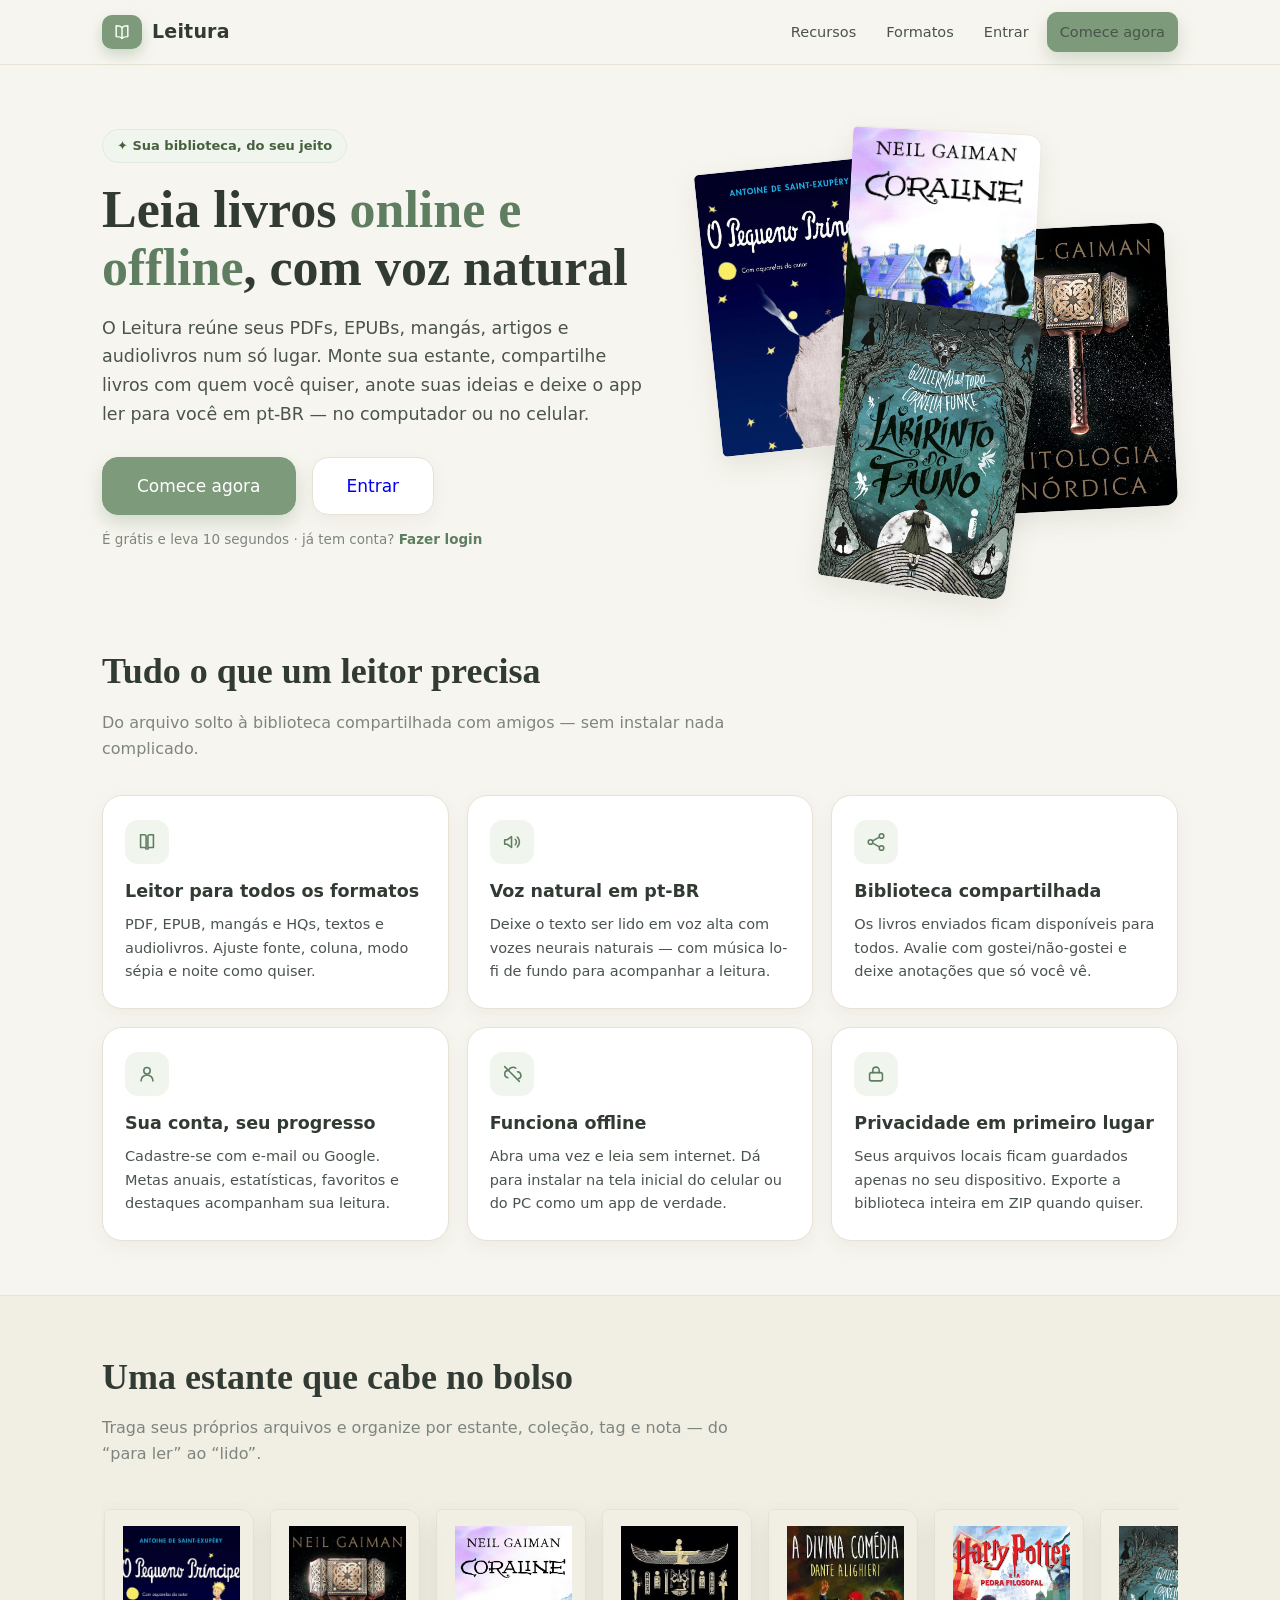
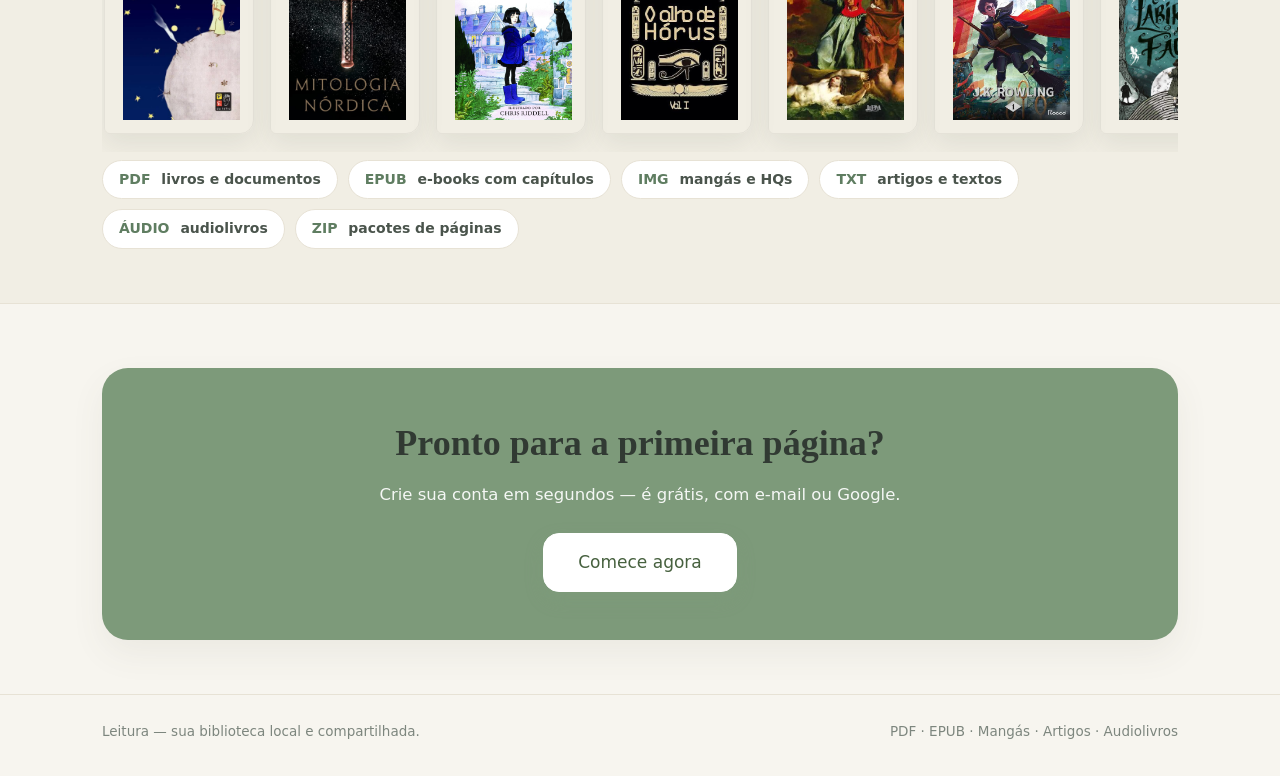
<file: index.html>
<!DOCTYPE html>
<html lang="pt-BR">
<head>
<meta charset="UTF-8">
<meta name="viewport" content="width=device-width, initial-scale=1.0">
<title>Leitura — sua biblioteca de livros online e offline</title>
<link rel="icon" href="data:image/svg+xml,%3Csvg xmlns='http://www.w3.org/2000/svg' viewBox='0 0 100 100'%3E%3Crect width='100' height='100' rx='24' fill='%237d9a7a'/%3E%3Cpath d='M28 32h18a6 6 0 016 6v32a6 6 0 00-6-6H28zM72 32H54a6 6 0 00-6 6v32a6 6 0 016-6h18z' fill='none' stroke='white' stroke-width='5' stroke-linejoin='round'/%3E%3C/svg%3E">
<link rel="manifest" href="manifest.json">
<link rel="apple-touch-icon" href="icon-192.png">
<meta name="theme-color" content="#7d9a7a">
<meta name="description" content="Biblioteca e leitor de livros: PDF, EPUB, mangás, artigos e audiolivros com voz natural, biblioteca compartilhada e tudo offline no seu dispositivo.">
<link rel="stylesheet" href="css/styles.css">
<style>
  /* ---- Landing page: reusa a paleta original do Leitura ---- */
  body.landing { display: block; }

  .lp-wrap { max-width: 1120px; margin: 0 auto; padding: 0 22px; }

  /* Topbar */
  .lp-top {
    position: sticky; top: 0; z-index: 20;
    background: var(--bg);
    border-bottom: 1px solid var(--border);
  }
  .lp-top .lp-wrap { display: flex; align-items: center; gap: 18px; height: 64px; }
  .lp-brand { display: flex; align-items: center; gap: 10px; text-decoration: none; color: var(--text); }
  .lp-brand .brand-mark { width: 34px; height: 34px; border-radius: 10px; background: var(--sage); color: #fff; display: grid; place-items: center; }
  .lp-brand .brand-mark svg { width: 20px; height: 20px; }
  .lp-brand strong { font-size: 19px; letter-spacing: .2px; }
  .lp-nav { margin-left: auto; display: flex; align-items: center; gap: 6px; }
  .lp-nav a { color: var(--text-soft); text-decoration: none; font-size: 14.5px; padding: 8px 12px; border-radius: 10px; }
  .lp-nav a:hover { background: var(--surface-2); color: var(--text); }

  /* Hero */
  .lp-hero { padding: 64px 0 40px; }
  .lp-hero .lp-wrap { display: grid; grid-template-columns: 1.05fr .95fr; gap: 44px; align-items: center; }
  .lp-kicker {
    display: inline-flex; align-items: center; gap: 8px;
    background: var(--sage-50); color: var(--sage-ink);
    border: 1px solid var(--sage-100); border-radius: 999px;
    font-size: 13px; font-weight: 600; padding: 6px 14px; margin-bottom: 18px;
  }
  .lp-hero h1 {
    font-family: var(--display); font-weight: 600;
    font-size: clamp(34px, 5vw, 52px); line-height: 1.12; margin: 0 0 16px;
    color: var(--text);
  }
  .lp-hero h1 em { font-style: normal; color: var(--sage-deep); }
  .lp-lead { font-size: 17.5px; line-height: 1.65; color: var(--text-soft); margin: 0 0 28px; max-width: 34em; }
  .lp-cta-row { display: flex; align-items: center; gap: 16px; flex-wrap: wrap; }
  .lp-btn-lg { padding: 15px 34px; font-size: 17px; border-radius: 16px; text-decoration: none; }
  .lp-note { font-size: 13.5px; color: var(--muted); margin: 14px 0 0; }
  .lp-note a { color: var(--sage-deep); font-weight: 600; text-decoration: none; }
  .lp-note a:hover { text-decoration: underline; }

  /* Capas */
  .capas { position: relative; height: 420px; }
  .capa {
    position: absolute; width: 190px; aspect-ratio: 2 / 3;
    border-radius: 6px 14px 14px 6px; padding: 20px 16px 16px 22px;
    box-shadow: var(--shadow-card); overflow: hidden;
    display: flex; flex-direction: column; justify-content: space-between;
    border: 1px solid rgba(0,0,0,.05);
  }
  .capa::before {
    content: ""; position: absolute; left: 0; top: 0; bottom: 0; width: 9px;
    background: linear-gradient(90deg, rgba(0,0,0,.22), rgba(0,0,0,0));
  }
  .capa .capa-t { font-family: var(--display); font-size: 21px; line-height: 1.2; font-weight: 600; }
  .capa .capa-a { font-size: 12.5px; opacity: .8; letter-spacing: .4px; }
  .capa .capa-selo { font-size: 11px; letter-spacing: 1.4px; text-transform: uppercase; opacity: .65; }
  .capa-1 { transform: rotate(-6deg); left: 4%; top: 34px; z-index: 2; }
  .capa-2 { transform: rotate(3deg); left: 32%; top: 0; z-index: 3; }
  .capa-3 { transform: rotate(8deg); left: 30%; top: 175px; z-index: 4; }
  .capa-4 { transform: rotate(-3deg); left: 60%; top: 96px; z-index: 1; }
  .capa-foto { padding: 0; }
  .capa-foto::before { display: none; }
  .capa-foto img { width: 100%; height: 100%; object-fit: cover; display: block; }

  /* Seções */
  .lp-sec { padding: 54px 0; }
  .lp-sec-head { max-width: 640px; margin-bottom: 34px; }
  .lp-sec-head h2 { font-family: var(--display); font-size: clamp(26px, 3.4vw, 36px); margin: 0 0 10px; color: var(--text); font-weight: 600; }
  .lp-sec-head p { margin: 0; color: var(--muted); font-size: 16px; line-height: 1.6; }

  .lp-grid { display: grid; grid-template-columns: repeat(3, 1fr); gap: 18px; }
  .lp-card {
    background: var(--surface); border: 1px solid var(--border);
    border-radius: var(--r); padding: 24px 22px; box-shadow: var(--shadow-sm);
  }
  .lp-card .lp-ic {
    width: 44px; height: 44px; border-radius: 13px; display: grid; place-items: center;
    background: var(--sage-50); color: var(--sage-deep); margin-bottom: 14px;
  }
  .lp-card .lp-ic svg { width: 22px; height: 22px; }
  .lp-card h3 { margin: 0 0 8px; font-size: 17.5px; color: var(--text); }
  .lp-card p { margin: 0; font-size: 14.5px; line-height: 1.62; color: var(--text-soft); }

  /* Estante */
  .lp-estante { background: var(--surface-2); border-top: 1px solid var(--border); border-bottom: 1px solid var(--border); }
  .lp-shelf {
    display: flex; gap: 16px; overflow-x: auto; padding: 8px 2px 18px;
    scrollbar-width: thin;
  }
  .lp-shelf .capa { position: static; transform: none; flex: 0 0 150px; width: 150px; padding: 16px 13px 13px 18px; }
  .lp-shelf .capa-t { font-size: 17px; }
  .lp-chips { display: flex; flex-wrap: wrap; gap: 10px; margin-top: 8px; }
  .lp-chip {
    background: var(--surface); border: 1px solid var(--border); color: var(--text-soft);
    border-radius: 999px; padding: 8px 16px; font-size: 14px; font-weight: 600;
  }
  .lp-chip b { color: var(--sage-deep); margin-right: 6px; }

  /* CTA final */
  .lp-cta { background: var(--sage); color: #fff; border-radius: 26px; padding: 48px 34px; text-align: center; margin: 10px 0 54px; box-shadow: var(--shadow); }
  .lp-cta h2 { font-family: var(--display); font-size: clamp(26px, 3.4vw, 36px); margin: 0 0 10px; font-weight: 600; }
  .lp-cta p { margin: 0 0 26px; opacity: .92; font-size: 16.5px; }
  .lp-cta .btn { background: #fff; color: var(--sage-ink); border-color: #fff; }
  .lp-cta .btn:hover { background: var(--sage-50); }

  /* Rodapé */
  .lp-foot { border-top: 1px solid var(--border); padding: 26px 0 34px; color: var(--muted); font-size: 13.5px; }
  .lp-foot .lp-wrap { display: flex; justify-content: space-between; gap: 12px; flex-wrap: wrap; }

  @media (max-width: 940px) {
    .lp-hero .lp-wrap { grid-template-columns: 1fr; }
    .capas { height: 340px; max-width: 480px; }
    .lp-grid { grid-template-columns: repeat(2, 1fr); }
  }
  @media (max-width: 640px) {
    .lp-nav a[href="#recursos"] { display: none; }
    .lp-hero { padding-top: 40px; }
    .lp-grid { grid-template-columns: 1fr; }
    .capas { height: 300px; }
    .capa { width: 150px; }
    .capa-1 { left: 0; } .capa-2 { left: 26%; } .capa-3 { left: 24%; top: 150px; } .capa-4 { left: 52%; top: 80px; }
    .lp-cta { border-radius: 20px; padding: 38px 20px; }
  }
</style>
</head>
<body class="landing">

<!-- ================= TOPO ================= -->
<header class="lp-top">
  <div class="lp-wrap">
    <a class="lp-brand" href="./">
      <span class="brand-mark">
        <svg viewBox="0 0 24 24" fill="none" stroke="currentColor" stroke-width="1.7" stroke-linecap="round" stroke-linejoin="round">
          <path d="M12 6.5C10.5 5 8.5 4.5 5 4.5v13c3.5 0 5.5.5 7 2 1.5-1.5 3.5-2 7-2v-13c-3.5 0-5.5.5-7 2z"/><path d="M12 6.5v13"/>
        </svg>
      </span>
      <strong>Leitura</strong>
    </a>
    <nav class="lp-nav">
      <a href="#recursos">Recursos</a>
      <a href="#formatos">Formatos</a>
      <a href="app.html?entrar=1">Entrar</a>
      <a class="btn btn-primary" href="app.html?cadastro=1" style="text-decoration:none">Comece agora</a>
    </nav>
  </div>
</header>

<!-- ================= HERO ================= -->
<section class="lp-hero">
  <div class="lp-wrap">
    <div>
      <span class="lp-kicker">✦ Sua biblioteca, do seu jeito</span>
      <h1>Leia livros <em>online e offline</em>, com voz natural</h1>
      <p class="lp-lead">
        O Leitura reúne seus PDFs, EPUBs, mangás, artigos e audiolivros num só lugar.
        Monte sua estante, compartilhe livros com quem você quiser, anote suas ideias
        e deixe o app ler para você em pt-BR — no computador ou no celular.
      </p>
      <div class="lp-cta-row">
        <a class="btn btn-primary btn-lg lp-btn-lg" href="app.html?cadastro=1">Comece agora</a>
        <a class="btn btn-lg lp-btn-lg" href="app.html">Entrar</a>
      </div>
      <p class="lp-note">É grátis e leva 10 segundos · já tem conta? <a href="app.html?entrar=1">Fazer login</a></p>
    </div>

    <div class="capas" aria-hidden="true">
      <div class="capa capa-1 capa-foto"><img src="img/capas/capa-1.jpg" alt=""></div>
      <div class="capa capa-2 capa-foto"><img src="img/capas/capa-3.jpg" alt=""></div>
      <div class="capa capa-3 capa-foto"><img src="img/capas/capa-7.jpg" alt=""></div>
      <div class="capa capa-4 capa-foto"><img src="img/capas/capa-2.jpg" alt=""></div>
    </div>
  </div>
</section>

<!-- ================= RECURSOS ================= -->
<section class="lp-sec" id="recursos">
  <div class="lp-wrap">
    <div class="lp-sec-head">
      <h2>Tudo o que um leitor precisa</h2>
      <p>Do arquivo solto à biblioteca compartilhada com amigos — sem instalar nada complicado.</p>
    </div>

    <div class="lp-grid">
      <div class="lp-card">
        <span class="lp-ic"><svg viewBox="0 0 24 24" fill="none" stroke="currentColor" stroke-width="1.8" stroke-linecap="round" stroke-linejoin="round"><path d="M5 4h4a2 2 0 0 1 2 2v14a2 2 0 0 0-2-2H5zM19 4h-4a2 2 0 0 0-2 2v14a2 2 0 0 1 2-2h4z"/></svg></span>
        <h3>Leitor para todos os formatos</h3>
        <p>PDF, EPUB, mangás e HQs, textos e audiolivros. Ajuste fonte, coluna, modo sépia e noite como quiser.</p>
      </div>

      <div class="lp-card">
        <span class="lp-ic"><svg viewBox="0 0 24 24" fill="none" stroke="currentColor" stroke-width="1.8" stroke-linecap="round" stroke-linejoin="round"><path d="M4 9.5h3l4.5-3.5v12L7 14.5H4z"/><path d="M15.5 9a4 4 0 0 1 0 6"/><path d="M17.8 6.6a7.5 7.5 0 0 1 0 10.8"/></svg></span>
        <h3>Voz natural em pt-BR</h3>
        <p>Deixe o texto ser lido em voz alta com vozes neurais naturais — com música lo-fi de fundo para acompanhar a leitura.</p>
      </div>

      <div class="lp-card">
        <span class="lp-ic"><svg viewBox="0 0 24 24" fill="none" stroke="currentColor" stroke-width="1.8" stroke-linecap="round" stroke-linejoin="round"><circle cx="18" cy="5.5" r="2.5"/><circle cx="6" cy="12" r="2.5"/><circle cx="18" cy="18.5" r="2.5"/><path d="m8.3 10.8 7.4-4.1M8.3 13.2l7.4 4.1"/></svg></span>
        <h3>Biblioteca compartilhada</h3>
        <p>Os livros enviados ficam disponíveis para todos. Avalie com gostei/não-gostei e deixe anotações que só você vê.</p>
      </div>

      <div class="lp-card">
        <span class="lp-ic"><svg viewBox="0 0 24 24" fill="none" stroke="currentColor" stroke-width="1.8" stroke-linecap="round" stroke-linejoin="round"><circle cx="12" cy="8.5" r="3.5"/><path d="M5.5 19.5a6.5 6.5 0 0 1 13 0"/></svg></span>
        <h3>Sua conta, seu progresso</h3>
        <p>Cadastre-se com e-mail ou Google. Metas anuais, estatísticas, favoritos e destaques acompanham sua leitura.</p>
      </div>

      <div class="lp-card">
        <span class="lp-ic"><svg viewBox="0 0 24 24" fill="none" stroke="currentColor" stroke-width="1.8" stroke-linecap="round" stroke-linejoin="round"><path d="M4 4l16 16"/><path d="M7.5 16a4 4 0 0 1 .6-7.96 5.5 5.5 0 0 1 8.02-2.4"/><path d="M18 9.5a4 4 0 0 1 1.2 7.7"/></svg></span>
        <h3>Funciona offline</h3>
        <p>Abra uma vez e leia sem internet. Dá para instalar na tela inicial do celular ou do PC como um app de verdade.</p>
      </div>

      <div class="lp-card">
        <span class="lp-ic"><svg viewBox="0 0 24 24" fill="none" stroke="currentColor" stroke-width="1.8" stroke-linecap="round" stroke-linejoin="round"><rect x="5" y="10.5" width="14" height="9" rx="2"/><path d="M8.5 10.5V8a3.5 3.5 0 0 1 7 0v2.5"/></svg></span>
        <h3>Privacidade em primeiro lugar</h3>
        <p>Seus arquivos locais ficam guardados apenas no seu dispositivo. Exporte a biblioteca inteira em ZIP quando quiser.</p>
      </div>
    </div>
  </div>
</section>

<!-- ================= FORMATOS + ESTANTE ================= -->
<section class="lp-sec lp-estante" id="formatos">
  <div class="lp-wrap">
    <div class="lp-sec-head">
      <h2>Uma estante que cabe no bolso</h2>
      <p>Traga seus próprios arquivos e organize por estante, coleção, tag e nota — do “para ler” ao “lido”.</p>
    </div>

    <div class="lp-shelf">
      <div class="capa capa-foto"><img src="img/capas/capa-1.jpg" alt="Capa de livro"></div>
      <div class="capa capa-foto"><img src="img/capas/capa-2.jpg" alt="Capa de livro"></div>
      <div class="capa capa-foto"><img src="img/capas/capa-3.jpg" alt="Capa de livro"></div>
      <div class="capa capa-foto"><img src="img/capas/capa-4.jpg" alt="Capa de livro"></div>
      <div class="capa capa-foto"><img src="img/capas/capa-5.jpg" alt="Capa de livro"></div>
      <div class="capa capa-foto"><img src="img/capas/capa-6.jpg" alt="Capa de livro"></div>
      <div class="capa capa-foto"><img src="img/capas/capa-7.jpg" alt="Capa de livro"></div>
    </div>

    <div class="lp-chips">
      <span class="lp-chip"><b>PDF</b> livros e documentos</span>
      <span class="lp-chip"><b>EPUB</b> e-books com capítulos</span>
      <span class="lp-chip"><b>IMG</b> mangás e HQs</span>
      <span class="lp-chip"><b>TXT</b> artigos e textos</span>
      <span class="lp-chip"><b>ÁUDIO</b> audiolivros</span>
      <span class="lp-chip"><b>ZIP</b> pacotes de páginas</span>
    </div>
  </div>
</section>

<!-- ================= CTA FINAL ================= -->
<section class="lp-sec" style="padding-bottom:0">
  <div class="lp-wrap">
    <div class="lp-cta">
      <h2>Pronto para a primeira página?</h2>
      <p>Crie sua conta em segundos — é grátis, com e-mail ou Google.</p>
      <a class="btn btn-primary btn-lg lp-btn-lg" href="app.html?cadastro=1">Comece agora</a>
    </div>
  </div>
</section>

<!-- ================= RODAPÉ ================= -->
<footer class="lp-foot">
  <div class="lp-wrap">
    <span>Leitura — sua biblioteca local e compartilhada.</span>
    <span>PDF · EPUB · Mangás · Artigos · Audiolivros</span>
  </div>
</footer>

<script>
  try {
    if (localStorage.getItem('leitura:tema') === 'dark') document.documentElement.dataset.theme = 'dark';
  } catch (e) {}
  if ('serviceWorker' in navigator) {
    window.addEventListener('load', () => {
      navigator.serviceWorker.register('sw.js').catch(() => {});
    });
  }
</script>
</body>
</html>
</file>
<file: css/styles.css>
/* =========================================================
   Leitura — visual creme / verde sálvia
   ========================================================= */
:root {
  --bg: #f7f5ef;
  --surface: #ffffff;
  --surface-2: #f1eee4;
  --surface-3: #e9e5d8;
  --sidebar: #f0ede3;

  --sage: #7d9a7a;
  --sage-deep: #5f7d61;
  --sage-ink: #47613f;
  --sage-100: #e1ebe0;
  --sage-50: #f0f5ee;

  --beige: #f2ece0;
  --blue-soft: #e5ebf3;
  --lav-soft: #ebe7f2;
  --peach: #f6e9df;

  --text: #313a33;
  --text-soft: #4a544c;
  --muted: #7d867e;
  --border: #e7e2d5;
  --border-soft: #eeebe1;

  --shadow: 0 14px 34px rgba(78, 84, 66, .07);
  --shadow-sm: 0 6px 18px rgba(78, 84, 66, .06);
  --shadow-card: 0 10px 26px rgba(78, 84, 66, .10);

  --r: 20px;
  --r-sm: 14px;

  --font: "Segoe UI", system-ui, -apple-system, Roboto, "Helvetica Neue", Arial, sans-serif;
  --display: Georgia, "Iowan Old Style", "Times New Roman", serif;
}

/* ---------------- Modo noite (tema do app) ---------------- */
html[data-theme="dark"] {
  --bg: #1b1f1c;
  --surface: #232824;
  --surface-2: #2a302b;
  --surface-3: #313833;
  --sidebar: #191d1a;

  --sage-100: #2f3b30;
  --sage-50: #262e27;

  --beige: #2b3028;
  --blue-soft: #26303c;
  --lav-soft: #2c2a34;
  --peach: #342c27;

  --text: #e7ebe5;
  --text-soft: #c7cec6;
  --muted: #99a29a;
  --border: #353c36;
  --border-soft: #2d332e;

  --shadow: 0 14px 34px rgba(0, 0, 0, .38);
  --shadow-sm: 0 6px 18px rgba(0, 0, 0, .32);
  --shadow-card: 0 10px 26px rgba(0, 0, 0, .42);
}
html[data-theme="dark"] .btn-danger { background: #3a2b2a; border-color: #5a3f3d; color: #e0a8a3; }
html[data-theme="dark"] .btn-danger:hover { background: #453130; color: #eebbb6; }
html[data-theme="dark"] .card-fav, html[data-theme="dark"] .card-edit { background: rgba(30, 34, 31, .88); }
html[data-theme="dark"] .cover-edit-img, html[data-theme="dark"] .field input[type="text"] { background: var(--surface-2); }
html[data-theme="dark"] .cover-edit-actions .btn label { color: inherit; }
html[data-theme="dark"] .modal-foot { background: var(--surface-2); }

* { box-sizing: border-box; }

/* O atributo hidden sempre vence (regras author de display quebravam o modal) */
[hidden] { display: none !important; }

html, body {
  margin: 0;
  min-height: 100%;
  background: var(--bg);
  color: var(--text);
  font-family: var(--font);
  font-size: 15px;
  line-height: 1.55;
  -webkit-font-smoothing: antialiased;
}

body { display: flex; min-height: 100vh; }

h1, h2, h3, h4 { margin: 0; font-weight: 600; color: var(--text); }
p { margin: 0; }
button { font: inherit; color: inherit; cursor: pointer; border: none; background: none; }
input, select { font: inherit; color: inherit; }
.muted { color: var(--muted); }

svg { width: 20px; height: 20px; fill: none; stroke: currentColor; stroke-width: 1.7; stroke-linecap: round; stroke-linejoin: round; }
svg.i { width: 17px; height: 17px; }

/* ---------------- Sidebar ---------------- */
.sidebar {
  width: 252px;
  flex: 0 0 252px;
  background: var(--sidebar);
  border-right: 1px solid var(--border);
  padding: 26px 18px 22px;
  display: flex;
  flex-direction: column;
  gap: 26px;
  position: sticky;
  top: 0;
  height: 100vh;
}

.brand { display: flex; align-items: center; gap: 11px; padding: 0 8px; }
.brand-mark {
  width: 40px; height: 40px; flex: 0 0 40px;
  display: grid; place-items: center;
  background: var(--sage);
  color: #fff;
  border-radius: 13px;
  box-shadow: 0 6px 14px rgba(125, 154, 122, .35);
}
.brand-mark svg { width: 22px; height: 22px; }
.brand-text { display: flex; flex-direction: column; line-height: 1.15; }
.brand-text strong { font-family: var(--display); font-size: 21px; letter-spacing: .2px; font-weight: 600; }
.brand-text small { color: var(--muted); font-size: 11.5px; }

.nav { display: flex; flex-direction: column; gap: 4px; }
.nav-item {
  display: flex; align-items: center; gap: 12px;
  padding: 11px 13px;
  border-radius: 12px;
  color: var(--text-soft);
  font-size: 14.5px;
  transition: .16s;
  text-align: left;
}
.nav-item svg { width: 19px; height: 19px; color: var(--muted); transition: .16s; }
.nav-item:hover { background: rgba(255, 255, 255, .75); color: var(--text); }
.nav-item.active { background: var(--sage-100); color: var(--sage-ink); font-weight: 600; }
.nav-item.active svg { color: var(--sage-deep); }

.sidebar-foot { margin-top: auto; display: flex; flex-direction: column; gap: 12px; }
.sidebar-hint { font-size: 11.5px; color: var(--muted); text-align: center; padding: 0 6px; }

/* ---------------- Topbar ---------------- */
.content { flex: 1; min-width: 0; display: flex; flex-direction: column; }

.topbar {
  display: flex; align-items: center; gap: 16px;
  padding: 20px 34px 0;
}

.search {
  display: flex; align-items: center; gap: 10px;
  background: var(--surface);
  border: 1px solid var(--border);
  border-radius: 999px;
  padding: 9px 18px;
  width: min(430px, 100%);
  box-shadow: var(--shadow-sm);
}
.search svg { width: 17px; height: 17px; color: var(--muted); }
.search input { border: none; outline: none; background: none; width: 100%; font-size: 14.5px; }
.search input::placeholder { color: var(--muted); }

.topbar-actions { margin-left: auto; display: flex; gap: 10px; align-items: center; }

/* ---------------- Botões ---------------- */
.btn {
  display: inline-flex; align-items: center; justify-content: center; gap: 8px;
  background: var(--surface);
  border: 1px solid var(--border);
  padding: 9px 16px;
  border-radius: 999px;
  font-size: 14px;
  box-shadow: var(--shadow-sm);
  transition: .16s;
}
.btn:hover { border-color: var(--sage); color: var(--sage-ink); }
.btn-primary {
  background: var(--sage); border-color: var(--sage); color: #fff;
  box-shadow: 0 8px 18px rgba(125, 154, 122, .30);
}
.btn-primary:hover { background: var(--sage-deep); border-color: var(--sage-deep); color: #fff; }
.btn-block { width: 100%; padding: 11px 16px; }
.btn-circle { width: 40px; height: 40px; padding: 0; border-radius: 50%; }
.btn-icon { width: 36px; height: 36px; padding: 0; border-radius: 11px; box-shadow: none; }
.btn-sm { padding: 7px 13px; font-size: 13.5px; border-radius: 999px; }

.link {
  color: var(--sage-deep); font-size: 13.5px; font-weight: 600;
  display: inline-flex; align-items: center; gap: 4px;
}
.link:hover { color: var(--sage-ink); text-decoration: underline; }

.select {
  background: var(--surface);
  border: 1px solid var(--border);
  border-radius: 999px;
  padding: 9px 14px;
  font-size: 14px;
  box-shadow: var(--shadow-sm);
  outline: none;
}

.chip-static {
  background: var(--sage-50); color: var(--sage-ink);
  border: 1px solid var(--sage-100);
  font-size: 12.5px; font-weight: 600;
  padding: 4px 11px; border-radius: 999px;
}

/* ---------------- Views ---------------- */
.views { padding: 8px 34px 48px; }
.view { display: none; animation: fade .25s ease; }
.view.active { display: block; }
@keyframes fade { from { opacity: 0; transform: translateY(6px); } to { opacity: 1; transform: none; } }

.page-head {
  display: flex; align-items: flex-end; justify-content: space-between;
  gap: 18px; flex-wrap: wrap;
  margin: 22px 0 22px;
}
.page-head h1 { font-family: var(--display); font-size: 30px; font-weight: 600; letter-spacing: .2px; }
.page-head-actions { display: flex; gap: 10px; flex-wrap: wrap; }

.section-head {
  display: flex; align-items: center; justify-content: space-between;
  margin: 30px 0 14px;
}
.section-head h2 { font-family: var(--display); font-size: 21px; font-weight: 600; }

/* ---------------- Home ---------------- */
.home-grid {
  display: grid;
  grid-template-columns: minmax(0, 1fr) 340px;
  gap: 30px;
  align-items: start;
}

.greeting { margin: 22px 0 22px; }
.greeting h1 { font-family: var(--display); font-size: 34px; font-weight: 600; letter-spacing: .2px; }
.greeting p { color: var(--muted); margin-top: 5px; font-size: 15px; }

/* Hero — continuar lendo */
.hero {
  display: flex; align-items: center; gap: 26px;
  background: linear-gradient(120deg, var(--sage-50), var(--beige));
  border: 1px solid var(--border-soft);
  border-radius: var(--r);
  padding: 24px 28px;
  box-shadow: var(--shadow-sm);
}
.hero-cover {
  width: 128px; flex: 0 0 128px; aspect-ratio: 2/3;
  border-radius: 5px 11px 11px 5px;
  overflow: hidden;
  background: var(--surface);
  position: relative;
  box-shadow:
    -6px 0 12px -8px rgba(60, 66, 52, .35) inset,
    0 22px 38px -18px rgba(60, 66, 52, .5),
    0 6px 14px -8px rgba(60, 66, 52, .28);
  display: grid; place-items: center;
}
.hero-cover::before {
  content: "";
  position: absolute; z-index: 2; left: 0; top: 0; bottom: 0;
  width: 9px;
  background: linear-gradient(90deg, rgba(60, 66, 52, .26), rgba(60, 66, 52, .07) 60%, rgba(255, 255, 255, .35));
  pointer-events: none;
}
.hero-cover img { width: 100%; height: 100%; object-fit: cover; display: block; }
.hero-body { flex: 1; min-width: 0; }
.hero-label {
  display: block;
  font-size: 11.5px; letter-spacing: 1.4px; text-transform: uppercase;
  color: var(--sage-deep); font-weight: 700;
}
.hero-title { font-family: var(--display); font-size: 25px; margin: 7px 0 3px; font-weight: 600; }
.hero-meta { color: var(--muted); font-size: 13.5px; }
.hero-progress { display: flex; align-items: center; gap: 14px; margin-top: 16px; }
.hero-progress .bar { flex: 1; }
.hero-progress .pct { font-size: 13px; color: var(--sage-ink); font-weight: 600; min-width: 40px; text-align: right; }
.hero-actions { margin-top: 18px; display: flex; gap: 10px; }

.hero-empty { justify-content: space-between; }
.hero-empty .hero-body h2 { font-family: var(--display); font-size: 23px; margin-bottom: 6px; }

.bar {
  height: 7px; border-radius: 999px;
  background: rgba(125, 154, 122, .20);
  overflow: hidden;
}
.bar i { display: block; height: 100%; background: var(--sage); border-radius: 999px; transition: width .4s ease; }

/* Linha "lendo agora" */
.row-cards {
  display: grid;
  grid-auto-flow: column;
  grid-auto-columns: 172px;
  gap: 20px;
  overflow-x: auto;
  padding-bottom: 6px;
  scrollbar-width: thin;
}
.row-cards > .muted { grid-column: auto; }
.row-cards .card { width: 168px; }

/* Estatísticas da biblioteca (4 cartões) */
.stat-grid { display: grid; grid-template-columns: repeat(4, minmax(0, 1fr)); gap: 18px; }
.stat-card {
  display: flex; align-items: center; gap: 14px;
  background: var(--surface);
  border: 1px solid var(--border-soft);
  border-radius: var(--r-sm);
  padding: 18px;
  box-shadow: var(--shadow-sm);
  text-align: left;
  transition: .16s;
}
.stat-card:hover { transform: translateY(-3px); box-shadow: var(--shadow); }
.stat-card .ic {
  width: 42px; height: 42px; flex: 0 0 42px;
  display: grid; place-items: center; border-radius: 12px;
}
.stat-card .ic svg { width: 20px; height: 20px; }
.stat-card .val { display: block; font-size: 23px; font-weight: 650; line-height: 1.1; font-family: var(--display); }
.stat-card .lbl { display: block; font-size: 12.5px; color: var(--muted); margin-top: 2px; }
.ic-beige { background: var(--beige); color: #8a7355; }
.ic-sage  { background: var(--sage-100); color: var(--sage-deep); }
.ic-blue  { background: var(--blue-soft); color: #5c7291; }
.ic-lav   { background: var(--lav-soft); color: #7b6d9c; }

/* Painéis laterais */
.home-side { display: flex; flex-direction: column; gap: 22px; margin-top: 22px; }
.panel {
  background: var(--surface);
  border: 1px solid var(--border-soft);
  border-radius: var(--r);
  padding: 20px;
  box-shadow: var(--shadow-sm);
}
.panel-lg { padding: 24px; margin-bottom: 22px; }
.panel h3 { font-size: 15.5px; font-weight: 650; }
.panel-head { display: flex; align-items: center; justify-content: space-between; gap: 10px; margin-bottom: 16px; }

/* Meta (anel) */
.goal { display: flex; align-items: center; gap: 20px; }
.ring { position: relative; width: 126px; height: 126px; flex: 0 0 126px; }
.ring svg.ring-svg { width: 126px; height: 126px; transform: rotate(-90deg); }
.ring .track { stroke: var(--sage-50); }
.ring .prog { stroke: var(--sage); stroke-linecap: round; transition: stroke-dashoffset .6s ease; }
.ring-center {
  position: absolute; inset: 0;
  display: flex; flex-direction: column; align-items: center; justify-content: center;
}
.ring-center .big { font-family: var(--display); font-size: 25px; font-weight: 600; line-height: 1; }
.ring-center .small { font-size: 11.5px; color: var(--muted); margin-top: 3px; }
.goal-text .gt-title { font-size: 16px; font-weight: 650; }
.goal-text p { font-size: 13.5px; color: var(--muted); margin-top: 6px; }
.goal-lg { justify-content: center; gap: 34px; padding: 12px 0 4px; }
.goal-lg .ring, .goal-lg .ring svg.ring-svg { width: 164px; height: 164px; flex-basis: 164px; }
.goal-lg .ring-center .big { font-size: 33px; }

.goal-form { margin-top: 22px; border-top: 1px dashed var(--border); padding-top: 18px; }
.goal-form label { font-size: 13px; color: var(--muted); display: block; margin-bottom: 8px; }
.goal-form-row { display: flex; gap: 10px; }
.goal-form input {
  width: 110px; padding: 9px 14px;
  border: 1px solid var(--border); border-radius: 12px;
  background: var(--surface-2); outline: none;
}
.goal-form input:focus { border-color: var(--sage); }

/* Gráfico de barras */
.chart {
  display: flex; align-items: flex-end; gap: 10px;
  height: 132px;
}
.chart-tall { height: 200px; }
.chart .col { flex: 1; display: flex; flex-direction: column; align-items: center; gap: 8px; height: 100%; justify-content: flex-end; }
.chart .col .track {
  width: 100%; max-width: 26px; height: 100%;
  background: var(--sage-50);
  border-radius: 8px;
  display: flex; align-items: flex-end; overflow: hidden;
}
.chart .col .fill { width: 100%; background: var(--sage); border-radius: 8px; min-height: 3px; transition: height .5s ease; }
.chart .col .fill.zero { background: var(--sage-100); }
.chart .col .lbl { font-size: 11.5px; color: var(--muted); }

/* Recomendações */
.reco-list, .list { display: flex; flex-direction: column; gap: 6px; }
.reco-item {
  display: flex; align-items: center; gap: 13px;
  padding: 9px; border-radius: 14px;
  text-align: left; transition: .15s; width: 100%;
}
.reco-item:hover { background: var(--sage-50); }
.reco-thumb {
  width: 42px; height: 56px; flex: 0 0 42px;
  border-radius: 3px 7px 7px 3px; overflow: hidden;
  background: var(--surface-2);
  position: relative;
  box-shadow: 0 6px 12px -6px rgba(60, 66, 52, .45), -3px 0 6px -5px rgba(60, 66, 52, .5) inset;
  display: grid; place-items: center;
}
.reco-thumb img { width: 100%; height: 100%; object-fit: cover; }
.reco-body { min-width: 0; flex: 1; }
.reco-body .t {
  display: block;
  font-size: 14px; font-weight: 600;
  white-space: nowrap; overflow: hidden; text-overflow: ellipsis;
}
.reco-body .s { display: block; font-size: 12.5px; color: var(--muted); }

.list-item {
  display: flex; align-items: center; gap: 14px;
  padding: 11px 12px; border-radius: 14px;
  background: var(--surface-2);
  margin-bottom: 8px;
}
.list-item .lico {
  width: 34px; height: 34px; flex: 0 0 34px; border-radius: 10px;
  display: grid; place-items: center; background: var(--sage-100); color: var(--sage-deep);
}
.list-item .lico svg { width: 17px; height: 17px; }
.list-item .li-body { flex: 1; min-width: 0; }
.list-item .li-title { display: block; font-size: 14px; font-weight: 600; white-space: nowrap; overflow: hidden; text-overflow: ellipsis; }
.list-item .li-sub { display: block; font-size: 12.5px; color: var(--muted); }
.list-item .li-val { font-family: var(--display); font-size: 17px; color: var(--sage-ink); }

/* ---------------- Cards de livros ---------------- */
.grid {
  display: grid;
  grid-template-columns: repeat(auto-fill, minmax(158px, 1fr));
  gap: 26px 22px;
}

.card { position: relative; text-align: left; }
.card-cover {
  position: relative;
  aspect-ratio: 2 / 3;
  border-radius: 6px 12px 12px 6px;
  overflow: hidden;
  background: var(--surface-2);
  border: 1px solid var(--border-soft);
  box-shadow:
    0 1px 0 rgba(255, 255, 255, .6) inset,
    -6px 0 12px -8px rgba(60, 66, 52, .35) inset,
    0 16px 30px -14px rgba(60, 66, 52, .38),
    0 4px 10px -6px rgba(60, 66, 52, .25);
  display: grid; place-items: center;
  transition: .2s;
}
.card-cover::before {
  content: "";
  position: absolute; z-index: 2; left: 0; top: 0; bottom: 0;
  width: 9px;
  background: linear-gradient(90deg, rgba(60, 66, 52, .26), rgba(60, 66, 52, .07) 60%, rgba(255, 255, 255, .35));
  pointer-events: none;
}
.card:hover .card-cover { transform: translateY(-6px) rotate(-.4deg); box-shadow: 0 26px 42px -16px rgba(60, 66, 52, .45), 0 6px 14px -8px rgba(60, 66, 52, .3); }
.card-cover img.cover { width: 100%; height: 100%; object-fit: cover; display: block; position: relative; z-index: 1; }

.card-ph {
  display: flex; flex-direction: column; align-items: center; gap: 6px;
  color: var(--muted); text-align: center; padding: 12px;
}
.card-ph .ph-title { font-family: var(--display); font-size: 30px; color: var(--sage-deep); font-weight: 600; }
.card-ph .ph-sub { font-size: 10.5px; letter-spacing: 1px; text-transform: uppercase; }

.card-badge {
  position: absolute; z-index: 2; top: 9px; left: 9px;
  background: rgba(35, 42, 36, .78); color: #fff;
  font-size: 9.5px; letter-spacing: .7px; text-transform: uppercase; font-weight: 700;
  padding: 4px 8px; border-radius: 7px;
  backdrop-filter: blur(3px);
}
.card-fav {
  position: absolute; z-index: 3; top: 7px; right: 7px;
  width: 30px; height: 30px; border-radius: 50%;
  display: grid; place-items: center;
  background: rgba(255, 255, 255, .86);
  color: var(--muted);
  box-shadow: var(--shadow-sm);
  opacity: 0; transition: .16s;
}
.card:hover .card-fav, .card-fav.on { opacity: 1; }
.card-fav svg { width: 16px; height: 16px; }
.card-fav.on { color: #c8736f; }
.card-fav.on svg { fill: currentColor; stroke: currentColor; }

.card-bar {
  position: absolute; z-index: 2; left: 0; right: 0; bottom: 0;
  height: 5px; background: rgba(49, 58, 51, .28);
}
.card-bar i { display: block; height: 100%; background: var(--sage); }

.card-title {
  font-size: 14px; font-weight: 600; margin-top: 12px;
  line-height: 1.35;
  display: -webkit-box; -webkit-line-clamp: 2; -webkit-box-orient: vertical;
  overflow: hidden;
}
.card-foot { display: flex; align-items: center; justify-content: space-between; gap: 8px; margin-top: 3px; }
.card-sub { font-size: 12.5px; color: var(--muted); }
.card-remove {
  font-size: 12px; color: var(--muted);
  opacity: 0; transition: .15s; padding: 2px 4px; border-radius: 6px;
}
.card:hover .card-remove { opacity: 1; }
.card-remove:hover { color: #b4655f; background: #f7e7e5; }

/* Cards horizontais (lendo agora) */
.row-cards .card-title { font-size: 13.5px; }

/* ---------------- Dropzone / DnD ---------------- */
.dropzone {
  border: 1.5px dashed var(--border);
  background: var(--surface);
  border-radius: var(--r);
  padding: 30px 24px;
  text-align: center;
  transition: .18s;
  box-shadow: var(--shadow-sm);
  margin-bottom: 22px;
}
.dropzone.drag { border-color: var(--sage); background: var(--sage-50); }
.dropzone-inner { display: flex; flex-direction: column; align-items: center; gap: 6px; }
.dropzone-icon {
  width: 52px; height: 52px; border-radius: 16px;
  display: grid; place-items: center;
  background: var(--sage-100); color: var(--sage-deep);
  margin-bottom: 6px;
}
.dropzone-icon svg { width: 24px; height: 24px; }
.dropzone .btn { margin-top: 8px; }

/* ---------------- View Adicionar ---------------- */
.add-grid {
  display: grid;
  grid-template-columns: minmax(0, 1fr) 320px;
  gap: 22px;
  align-items: start;
}
.dropzone-lg {
  min-height: 340px;
  margin-bottom: 0;
  display: grid;
  place-items: center;
  cursor: pointer;
}
.dropzone-lg .dropzone-inner { gap: 8px; }
.dropzone-lg .dropzone-icon { width: 64px; height: 64px; border-radius: 20px; }
.dropzone-lg .dropzone-icon svg { width: 30px; height: 30px; }
.dropzone-lg p strong { font-family: var(--display); font-size: 21px; font-weight: 600; }
.dropzone-or { font-size: 13px; margin-top: 4px; }
.add-side { display: flex; flex-direction: column; gap: 18px; }
.format-list, .tips-list {
  list-style: none;
  display: flex;
  flex-direction: column;
  gap: 12px;
  font-size: 14px;
  color: var(--muted);
}
.format-list li { display: flex; align-items: center; gap: 10px; }
.fmt {
  flex: 0 0 auto;
  min-width: 52px;
  text-align: center;
  font-size: 11px;
  font-weight: 700;
  letter-spacing: .6px;
  padding: 4px 7px;
  border-radius: 8px;
  background: var(--sage-100);
  color: var(--sage-deep);
}
.tips-list li { padding-left: 16px; position: relative; line-height: 1.5; }
.tips-list li::before {
  content: '';
  position: absolute; left: 0; top: 8px;
  width: 6px; height: 6px; border-radius: 50%;
  background: var(--sage);
}
#addCount { margin-top: 16px; font-size: 13px; }

.drop-overlay {
  position: fixed; inset: 0; z-index: 90;
  background: color-mix(in srgb, var(--bg) 92%, transparent);
  backdrop-filter: blur(4px);
  display: none;
  place-items: center;
}
.drop-overlay.show { display: grid; }
.drop-overlay-inner {
  border: 2px dashed var(--sage);
  background: var(--surface);
  border-radius: 26px;
  padding: 46px 70px;
  text-align: center;
  color: var(--sage-ink);
  box-shadow: var(--shadow);
}
.drop-overlay-inner svg { width: 44px; height: 44px; stroke-width: 1.5; }
.drop-overlay-inner p { margin-top: 14px; font-size: 17px; font-weight: 600; }

.chips { display: flex; gap: 9px; flex-wrap: wrap; margin-bottom: 24px; }
.chip {
  background: var(--surface);
  border: 1px solid var(--border);
  padding: 8px 15px;
  border-radius: 999px;
  font-size: 13.5px;
  color: var(--text-soft);
  transition: .15s;
}
.chip:hover { border-color: var(--sage); color: var(--sage-ink); }
.chip.active { background: var(--sage); border-color: var(--sage); color: #fff; font-weight: 600; }

/* Estantes / tags / notas */
.shelf-row { display: flex; align-items: center; gap: 12px; flex-wrap: wrap; margin: -10px 0 24px; }
.shelf-row .chips { margin-bottom: 0; }
.chips-shelf .chip { padding: 6px 13px; font-size: 13px; }
.select-sm { padding: 7px 13px; font-size: 13.5px; box-shadow: none; }
.card-stars { color: var(--sage-deep); font-size: 12px; letter-spacing: 1px; }
.card-stars .off { color: var(--border); }
.card-author { font-size: 12px; color: var(--muted); margin-top: 2px; overflow: hidden; text-overflow: ellipsis; white-space: nowrap; }
.card-edit {
  position: absolute; z-index: 3; top: 7px; right: 43px;
  width: 30px; height: 30px; border-radius: 50%;
  display: grid; place-items: center;
  background: rgba(255, 255, 255, .86);
  color: var(--muted);
  box-shadow: var(--shadow-sm);
  opacity: 0; transition: .16s;
}
.card:hover .card-edit { opacity: 1; }
.card-edit svg { width: 15px; height: 15px; }
.tag-dot { display: inline-block; width: 6px; height: 6px; border-radius: 50%; background: var(--sage); margin-right: 4px; vertical-align: middle; }

/* Modal editar item */
.modal-backdrop {
  position: fixed; inset: 0; z-index: 95;
  background: rgba(35, 42, 36, .45);
  backdrop-filter: blur(3px);
  display: grid; place-items: center;
  padding: 24px;
  animation: fade .18s ease;
}
.modal {
  background: var(--surface);
  border: 1px solid var(--border);
  border-radius: 20px;
  width: min(560px, 100%);
  max-height: min(88vh, 780px);
  display: flex; flex-direction: column;
  box-shadow: 0 24px 60px rgba(35, 42, 36, .28);
  overflow: hidden;
}
.modal-head {
  display: flex; align-items: center; justify-content: space-between;
  padding: 18px 22px; border-bottom: 1px solid var(--border);
}
.modal-head h2 { font-family: var(--display); font-size: 20px; font-weight: 600; }
.modal-body { padding: 20px 22px; overflow-y: auto; display: flex; flex-direction: column; gap: 16px; }
.modal-foot {
  display: flex; align-items: center; justify-content: space-between; gap: 10px;
  padding: 14px 22px; border-top: 1px solid var(--border);
  background: var(--bg);
}
.modal-foot-right { display: flex; gap: 10px; }
.btn-danger { color: #b4655f; border-color: #e8cbc8; background: #fbf1f0; box-shadow: none; }
.btn-danger:hover { background: #f7e7e5; border-color: #d9a19c; color: #a1554f; }
.field { display: flex; flex-direction: column; gap: 8px; font-size: 14px; }
.field > span { font-size: 12.5px; font-weight: 700; letter-spacing: .4px; text-transform: uppercase; color: var(--muted); }
.field input[type="text"] {
  background: var(--bg); border: 1px solid var(--border);
  border-radius: 12px; padding: 10px 13px; font-size: 14.5px; outline: none;
}
.field input[type="text"]:focus { border-color: var(--sage); }
.field-row { display: flex; gap: 8px; }
.field-row input { flex: 1; min-width: 0; }
.chip-row { display: flex; flex-wrap: wrap; gap: 8px; }
.chip-mini {
  background: var(--bg); border: 1px solid var(--border);
  padding: 5px 12px; border-radius: 999px; font-size: 13px; color: var(--text-soft);
  transition: .15s;
}
.chip-mini:hover { border-color: var(--sage); color: var(--sage-ink); }
.chip-mini.active { background: var(--sage-100); border-color: var(--sage); color: var(--sage-ink); font-weight: 600; }
.stars { display: flex; gap: 5px; }
.star-btn {
  font-size: 24px; line-height: 1; color: var(--border);
  transition: .12s; padding: 2px;
}
.star-btn:hover, .star-btn.on { color: var(--sage-deep); }
.cover-edit { display: flex; gap: 14px; align-items: flex-start; }
.cover-edit-img {
  width: 96px; height: 132px; object-fit: cover;
  border-radius: 8px; border: 1px solid var(--border);
  background: var(--bg);
  box-shadow: var(--shadow-sm);
}
.cover-edit-actions { display: flex; flex-direction: column; gap: 8px; align-items: flex-start; }
.cover-edit-actions .btn { cursor: pointer; }

.empty { text-align: center; padding: 60px 20px; color: var(--text); }
.empty p { margin: 6px 0; }
.empty .btn { margin-top: 16px; }

/* KPIs */
.kpi-grid { display: grid; grid-template-columns: repeat(4, minmax(0, 1fr)); gap: 18px; margin-bottom: 24px; }
.kpi {
  background: var(--surface);
  border: 1px solid var(--border-soft);
  border-radius: var(--r-sm);
  padding: 20px;
  box-shadow: var(--shadow-sm);
}
.kpi .lbl { font-size: 12.5px; color: var(--muted); display: flex; align-items: center; gap: 7px; }
.kpi .lbl svg { width: 16px; height: 16px; color: var(--sage-deep); }
.kpi .val { font-family: var(--display); font-size: 30px; margin-top: 8px; line-height: 1; }
.kpi .hint { font-size: 12.5px; color: var(--muted); margin-top: 7px; }

.stats-grid { display: grid; grid-template-columns: minmax(0, 1.35fr) minmax(0, 1fr); gap: 22px; }
.metas-grid { display: grid; grid-template-columns: minmax(0, 1fr) minmax(0, 1fr); gap: 22px; }

/* =========================================================
   Leitor
   ========================================================= */
#readerView {
  position: fixed; inset: 0; z-index: 80;
  display: flex; flex-direction: column;
  background: var(--r-bg, var(--bg));
  color: var(--r-ink, var(--text));
}
#readerView[hidden] { display: none; }

#readerView[data-mode="light"] { --r-bg: #f7f4ea; --r-ink: #383e38; --r-canvas: #eeebe1; --r-paper: #fffdf7; --r-line: #e7e2d5; }
#readerView[data-mode="sepia"]  { --r-bg: #f4ead8; --r-ink: #453a2d; --r-canvas: #e8dcc4; --r-paper: #faf2e3; --r-line: #e2d4b8; }
#readerView[data-mode="night"]  { --r-bg: #191b1a; --r-ink: #d5d9d4; --r-canvas: #101110; --r-paper: #1f2220; --r-line: #2c302d; }

/* Barra de progresso fina e discreta */
.reader-progress {
  position: absolute; top: 0; left: 0; right: 0; height: 2px;
  z-index: 7; pointer-events: none;
}
.reader-progress span {
  display: block; height: 100%; width: 0%;
  background: linear-gradient(90deg, var(--sage), var(--sage-deep));
  transition: width .5s cubic-bezier(.3, .7, .3, 1);
}

/* Calma: barras recolhem sozinhas durante a leitura */
.reader-bar, .reader-footer { transition: opacity .55s ease, transform .55s ease; }
#readerView.chrome-hidden .reader-bar { opacity: 0; transform: translateY(-10px); pointer-events: none; }
#readerView.chrome-hidden .reader-footer { opacity: 0; transform: translateY(10px); pointer-events: none; }

/* Transição suave de página */
@keyframes pageIn { from { opacity: 0; transform: translateY(8px); } to { opacity: 1; transform: none; } }
.reader-body.page-turn { animation: pageIn .32s cubic-bezier(.2, .7, .3, 1) both; }
@media (prefers-reduced-motion: reduce) { .reader-body.page-turn { animation: none; } }

#readerView ::selection { background: color-mix(in srgb, var(--sage) 34%, transparent); }

.reader-bar {
  display: flex; align-items: center; gap: 12px;
  padding: 10px 16px;
  background: color-mix(in srgb, var(--r-paper) 92%, transparent);
  border-bottom: 1px solid var(--r-line, var(--border));
  z-index: 5;
}
.reader-title {
  font-family: var(--display); font-size: 16px; font-weight: 600;
  white-space: nowrap; overflow: hidden; text-overflow: ellipsis;
  flex: 1;
}
.reader-controls { display: flex; align-items: center; gap: 8px; flex-wrap: wrap; justify-content: flex-end; }
.reader-tools { display: flex; align-items: center; gap: 8px; }
.reader-tools .aa { font-family: var(--display); font-size: 16px; font-weight: 600; }
#btnNotes.has-note { color: var(--sage-ink); border-color: var(--sage); background: var(--sage-50); }

/* Ajustes de tipografia */
.type-pop {
  position: absolute; z-index: 12; right: 16px; top: 58px;
  width: 292px;
  background: var(--r-paper, var(--surface));
  color: var(--r-ink, var(--text));
  border: 1px solid var(--r-line, var(--border));
  border-radius: 16px;
  padding: 16px;
  box-shadow: 0 20px 44px rgba(60, 66, 52, .22);
  display: flex; flex-direction: column; gap: 15px;
}
.type-pop[hidden] { display: none; }
.type-row { display: flex; align-items: center; justify-content: space-between; gap: 12px; }
.type-row-voz { gap: 8px; }
.type-row-voz .select-sm { max-width: 168px; padding: 6px 9px; font-size: 12.5px; }
/* PDF: só interessa a voz (fonte/coluna não alteram o PDF renderizado) */
#typePanel[data-tipo="pdf"] .type-row-html { display: none; }
.type-slider { margin-top: 10px; }
.slider-head {
  display: flex; justify-content: space-between; align-items: baseline;
  font-size: 12.5px; color: var(--muted); margin-bottom: 2px;
}
.slider-val { font-weight: 600; color: var(--text-soft); font-variant-numeric: tabular-nums; }
.type-slider input[type="range"] {
  -webkit-appearance: none; appearance: none;
  width: 100%; height: 18px; cursor: pointer; background: transparent; display: block;
}
.type-slider input[type="range"]::-webkit-slider-runnable-track {
  height: 6px; border-radius: 99px;
  background: linear-gradient(to right, var(--sage) 0 var(--fill, 50%), var(--surface-3) var(--fill, 50%) 100%);
}
.type-slider input[type="range"]::-webkit-slider-thumb {
  -webkit-appearance: none; appearance: none;
  width: 16px; height: 16px; border-radius: 50%; margin-top: -5px;
  background: #fff; border: 2px solid var(--sage);
  box-shadow: 0 1px 3px rgba(0, 0, 0, .22);
}
.type-slider input[type="range"]::-moz-range-track {
  height: 6px; border-radius: 99px; background: var(--surface-3);
}
.type-slider input[type="range"]::-moz-range-progress {
  height: 6px; border-radius: 99px; background: var(--sage);
}
.type-slider input[type="range"]::-moz-range-thumb {
  width: 13px; height: 13px; border-radius: 50%;
  background: #fff; border: 2px solid var(--sage);
}
html[data-theme="dark"] .type-slider input[type="range"]::-webkit-slider-thumb {
  background: var(--r-paper, #2a2d2a); border-color: var(--sage);
}
.type-label { font-size: 13px; color: var(--muted); }
.type-ctrl { display: flex; align-items: center; gap: 8px; }
.type-val { min-width: 26px; text-align: center; font-size: 13.5px; font-weight: 650; }
.seg { display: inline-flex; background: color-mix(in srgb, var(--r-ink) 7%, transparent); border-radius: 999px; padding: 3px; gap: 3px; }
.seg button {
  font-size: 12.5px; padding: 5px 11px; border-radius: 999px;
  color: inherit; opacity: .75;
}
.seg button.active { background: var(--sage); color: #fff; opacity: 1; font-weight: 600; }

/* Interruptor (Modo soneca) */
.switch { position: relative; display: inline-block; width: 40px; height: 22px; flex: none; }
.switch input { position: absolute; inset: 0; width: 100%; height: 100%; margin: 0; opacity: 0; cursor: pointer; z-index: 1; }
.switch-ui {
  position: absolute; inset: 0; border-radius: 999px;
  background: color-mix(in srgb, var(--r-ink) 15%, transparent);
  transition: background .2s;
  pointer-events: none;
}
.switch-ui::after {
  content: ''; position: absolute; top: 3px; left: 3px;
  width: 16px; height: 16px; border-radius: 50%;
  background: #fff; box-shadow: 0 1px 2px rgba(0, 0, 0, .3);
  transition: transform .2s;
}
.switch input:checked + .switch-ui { background: var(--sage); }
.switch input:checked + .switch-ui::after { transform: translateX(18px); }
.switch input:focus-visible + .switch-ui { outline: 2px solid var(--sage); outline-offset: 2px; }

/* Painel de anotações */
.notes-panel {
  position: absolute; z-index: 11; right: 0; top: 57px; bottom: 34px;
  width: 340px;
  background: var(--r-paper, var(--surface));
  color: var(--r-ink, var(--text));
  border-left: 1px solid var(--r-line, var(--border));
  box-shadow: -18px 0 40px -24px rgba(60, 66, 52, .5);
  padding: 16px;
  display: flex; flex-direction: column; gap: 12px;
}
.notes-panel[hidden] { display: none; }
.notes-head { display: flex; align-items: flex-start; justify-content: space-between; gap: 10px; }
.notes-head-actions { display: flex; align-items: center; gap: 7px; }
.notes-head h4 { font-family: var(--display); font-size: 17px; }
.notes-head p { font-size: 12.5px; }
.notes-panel textarea {
  width: 100%; min-height: 150px; resize: vertical;
  background: color-mix(in srgb, var(--r-ink) 5%, transparent);
  color: inherit;
  border: 1px solid var(--r-line, var(--border));
  border-radius: 12px;
  padding: 12px;
  font: inherit; font-size: 14.5px; line-height: 1.6;
  outline: none;
}
.notes-panel textarea:focus { border-color: var(--sage); }
.notes-list-head {
  font-size: 11.5px; letter-spacing: .8px; text-transform: uppercase;
  color: var(--muted); font-weight: 700;
  border-top: 1px dashed var(--r-line, var(--border)); padding-top: 12px;
}
.notes-list { overflow-y: auto; display: flex; flex-direction: column; gap: 7px; }
.note-item {
  text-align: left; padding: 9px 11px; border-radius: 11px;
  background: color-mix(in srgb, var(--r-ink) 6%, transparent);
  font-size: 13px;
}
.note-item:hover { background: var(--sage-50); color: var(--sage-ink); }
.note-item .np { display: block; font-size: 11.5px; color: var(--muted); margin-bottom: 2px; }
.note-item .nt { display: block; overflow: hidden; text-overflow: ellipsis; display: -webkit-box; -webkit-line-clamp: 2; -webkit-box-orient: vertical; }
.notes-empty { font-size: 13px; color: var(--muted); }

/* Destaques */
.find-bar {
  display: flex; align-items: center; gap: 8px;
  padding: 10px 16px;
  background: var(--r-surface, var(--surface));
  border-bottom: 1px solid var(--r-line, var(--border));
}
.find-bar[hidden] { display: none; }
.find-ic { width: 17px; height: 17px; color: var(--muted); flex: none; }
.find-bar input {
  flex: 1; min-width: 0;
  background: color-mix(in srgb, var(--r-ink) 5%, transparent);
  border: 1px solid var(--r-line, var(--border));
  border-radius: 10px; padding: 8px 12px; font-size: 14.5px;
  outline: none; color: inherit;
}
.find-bar input:focus { border-color: var(--sage); }
.find-count { font-size: 13px; color: var(--muted); min-width: 46px; text-align: center; }
mark.find-hit { background: rgba(246, 214, 90, .5); color: inherit; border-radius: 2px; }
mark.find-cur { background: #f0b43c; color: #232a24; }
mark.hl mark.find-hit, mark.hl mark.find-cur { color: #232a24; }
mark.hl { background: #f6e3a4; color: inherit; border-radius: 3px; padding: 0 1px; }
mark.hl[data-c="g"] { background: #b9dfb4; }
mark.hl[data-c="p"] { background: #f4bcc7; }
mark.hl[data-c="b"] { background: #b7d1f2; }
.hl-pop {
  position: fixed; z-index: 85;
  display: flex; align-items: center; gap: 6px;
  background: var(--surface); border: 1px solid var(--border);
  border-radius: 999px; padding: 7px 9px;
  box-shadow: 0 12px 28px rgba(35, 42, 36, .24);
}
.hl-pop[hidden] { display: none; }
.hl-c {
  width: 22px; height: 22px; border-radius: 50%;
  background: var(--c); border: 1px solid rgba(35, 42, 36, .14);
  transition: .12s;
}
.hl-c:hover { transform: scale(1.14); }
.hl-rm {
  width: 26px; height: 26px; border-radius: 8px;
  display: grid; place-items: center; color: var(--muted);
}
.hl-rm:hover { color: #b4655f; background: #f7e7e5; }
.hl-rm svg { width: 15px; height: 15px; }
.hl-item {
  text-align: left; padding: 9px 11px; border-radius: 11px;
  background: color-mix(in srgb, var(--r-ink) 6%, transparent);
  font-size: 13px; cursor: pointer;
}
.hl-item:hover { background: var(--sage-50); }
.hl-meta {
  display: flex; align-items: center; justify-content: space-between;
  margin-top: 5px; font-size: 11.5px; color: var(--muted);
}
.hl-del { color: var(--muted); padding: 2px 5px; border-radius: 6px; }
.hl-del:hover { color: #b4655f; background: #f7e7e5; }
.hl-del svg { width: 13px; height: 13px; }
.reader-controls .label { font-size: 13px; opacity: .7; }
.reader-controls .page-input {
  width: 64px; text-align: center;
  background: transparent;
  border: 1px solid var(--r-line, var(--border));
  border-radius: 10px; padding: 7px 4px;
  color: inherit; outline: none;
}
#readerView .btn {
  background: color-mix(in srgb, var(--r-paper) 85%, transparent);
  border-color: var(--r-line, var(--border));
  box-shadow: none;
}
#readerView .btn:hover { border-color: var(--sage); color: inherit; }
#readerView .btn-primary { background: var(--sage); border-color: var(--sage); color: #fff; }

.reader-body { flex: 1; overflow: auto; display: flex; justify-content: center; position: relative; }
.reader-body.canvas-mode { background: var(--r-canvas, #e9e7e0); padding: 16px 0; }
.reader-body.text-mode { display: block; background: var(--r-bg, var(--bg)); }

.reader-footer {
  background: color-mix(in srgb, var(--r-paper) 92%, transparent);
  border-top: 1px solid var(--r-line, var(--border));
  padding: 7px 16px;
  font-size: 12.5px; opacity: .8;
  display: flex; align-items: center; justify-content: center; gap: 16px; flex-wrap: wrap;
}
.reader-footer .kbd {
  background: color-mix(in srgb, var(--r-ink) 10%, transparent);
  border-radius: 5px; padding: 1px 6px; font-size: 11px;
}

.page-canvas { display: block; box-shadow: 0 12px 34px rgba(0, 0, 0, .18); border-radius: 3px; }
.pages-row { display: flex; gap: 8px; justify-content: center; align-items: flex-start; }
.pages-row.rtl { flex-direction: row-reverse; }
.pages-row img { border-radius: 3px; box-shadow: 0 12px 34px rgba(0, 0, 0, .18); }

/* Livro (EPUB/texto) */
#readerView { --book-size: 19px; --book-width: 760px; --book-font: Georgia, "Iowan Old Style", "Times New Roman", serif; }
#readerView[data-font="sans"] { --book-font: "Segoe UI", system-ui, -apple-system, Arial, sans-serif; }
#readerView[data-col="estreito"] { --book-width: 560px; }
#readerView[data-col="normal"] { --book-width: 760px; }
#readerView[data-col="largo"] { --book-width: 960px; }

.book-reader {
  max-width: var(--book-width); width: 100%;
  margin: 26px auto 0; padding: 58px clamp(24px, 7vw, 76px) 96px;
  line-height: 1.85; font-size: var(--book-size);
  font-family: var(--book-font);
  color: var(--r-ink, var(--text));

  /* Tipografia de livro */
  text-align: justify;
  text-justify: inter-word;
  hyphens: auto;
  -webkit-hyphens: auto;
  overflow-wrap: break-word;

  /* Folha de papel */
  background: var(--r-paper, #fffdf7);
  border: 1px solid var(--r-line, var(--border));
  border-radius: 6px;
  box-shadow:
    0 22px 48px -30px rgba(60, 66, 52, .55),
    0 2px 8px -4px rgba(60, 66, 52, .2);
}
.book-reader p { margin: 0 0 .1em; text-indent: 1.6em; }
.book-reader p + p { margin-top: .38em; }
.book-reader > div + div > p { margin-top: .35em; }
.book-reader p:first-of-type, .book-reader > p:first-child { text-indent: 0; }
.book-reader :is(h1, h2, h3, h4, h5, h6) + p { text-indent: 0; }
.book-reader li p, .book-reader blockquote p, .book-reader td p { text-indent: 0; margin-bottom: 0; }

/* Títulos como em livro */
.book-reader :is(h1, h2, h3, h4) {
  font-family: var(--display); line-height: 1.3;
  margin: 1.9em 0 .7em; text-align: left; font-weight: 600;
}
.book-reader > h1:first-child, .book-reader > h2:first-child,
.book-reader > div > h1:first-child, .book-reader > div > h2:first-child {
  text-align: center; margin-top: .3em; letter-spacing: .02em;
}

/* Capitular na abertura do capítulo */
.book-reader > p:first-of-type::first-letter,
.book-reader > div > p:first-of-type::first-letter,
.book-reader :is(h1, h2) + p::first-letter {
  float: left;
  font-family: var(--display);
  font-size: 3.1em;
  line-height: .92;
  font-weight: 600;
  padding: .04em .09em 0 0;
}

.book-reader img { max-width: 100%; height: auto; border-radius: 8px; }
.book-reader a { color: var(--sage-deep); }
.book-reader blockquote { margin: 1.2em 0; padding: 4px 20px; border-left: 3px solid var(--sage); font-style: italic; opacity: .92; }
.book-reader hr { border: none; border-top: 1px solid var(--r-line, var(--border)); margin: 2.2em auto; width: 40%; }
.book-reader pre { background: color-mix(in srgb, var(--r-ink) 8%, transparent); padding: 14px; border-radius: 12px; overflow-x: auto; font-size: 14px; text-align: left; hyphens: manual; }
.book-reader code { background: color-mix(in srgb, var(--r-ink) 8%, transparent); padding: 1px 5px; border-radius: 5px; font-size: .9em; }
.book-reader ul, .book-reader ol { padding-left: 1.5em; }
.book-reader li { margin: .3em 0; }
.book-reader table { border-collapse: collapse; margin: 1em 0; }

/* Áudio */
.audio-view {
  display: flex; flex-direction: column; align-items: center;
  gap: 22px; padding: 54px 22px; width: 100%;
}
.audio-art {
  width: 216px; height: 216px; border-radius: 26px;
  background: linear-gradient(140deg, var(--sage), var(--sage-deep));
  display: grid; place-items: center;
  color: rgba(255, 255, 255, .95);
  box-shadow: 0 20px 44px rgba(125, 154, 122, .35);
}
.audio-art svg { width: 78px; height: 78px; stroke-width: 1.3; }
.audio-meta { text-align: center; }
.audio-meta h2 { font-family: var(--display); font-size: 22px; }
.audio-meta p { color: var(--muted); font-size: 13.5px; margin-top: 5px; }

.audio-seek { width: min(560px, 92%); }
.audio-seek input[type=range] { width: 100%; accent-color: var(--sage); }
.audio-times { display: flex; justify-content: space-between; font-size: 12.5px; color: var(--muted); margin-top: 4px; }

.audio-controls { display: flex; align-items: center; gap: 16px; }
.audio-controls .play {
  width: 64px; height: 64px; border-radius: 50%;
  background: var(--sage); color: #fff; font-size: 21px;
  display: grid; place-items: center;
  box-shadow: 0 14px 30px rgba(125, 154, 122, .4);
  transition: .16s;
}
.audio-controls .play:hover { background: var(--sage-deep); transform: scale(1.04); }
.audio-controls .btn-icon { font-size: 17px; width: 42px; height: 42px; border-radius: 50%; }

.audio-extra { display: flex; gap: 9px; flex-wrap: wrap; justify-content: center; }
.speed-btn.active { border-color: var(--sage); color: var(--sage-ink); font-weight: 650; }

/* Fila de faixas */
.audio-queue {
  width: min(560px, 100%); margin-top: 22px; text-align: left;
  background: color-mix(in srgb, var(--r-ink) 5%, transparent);
  border: 1px solid var(--r-line, var(--border));
  border-radius: 16px; padding: 12px 14px;
}
.aq-head {
  font-size: 11.5px; letter-spacing: .8px; text-transform: uppercase;
  font-weight: 700; color: var(--muted); margin-bottom: 8px;
}
.track-list { list-style: none; display: flex; flex-direction: column; gap: 3px; max-height: 190px; overflow-y: auto; }
.track-item {
  display: flex; align-items: center; gap: 10px;
  padding: 8px 10px; border-radius: 10px;
  font-size: 14px; cursor: pointer;
}
.track-item:hover { background: var(--sage-50); color: var(--sage-ink); }
.track-item.active { background: var(--sage-100); color: var(--sage-ink); font-weight: 600; }
.track-item .tn {
  flex: 0 0 auto; width: 22px; text-align: center;
  font-size: 12px; color: var(--muted);
}
.track-item.active .tn { color: var(--sage-deep); }
.track-item .tt { overflow: hidden; text-overflow: ellipsis; white-space: nowrap; }

/* Leitura em voz alta */
.reader-tools .btn.on {
  color: var(--sage-deep); border-color: var(--sage);
  background: var(--sage-50);
}
.speaking-dot {
  display: inline-block; width: 7px; height: 7px; border-radius: 50%;
  background: var(--sage-deep); animation: pulse 1s ease-in-out infinite;
}
@keyframes pulse { 50% { opacity: .3; } }

/* ---------------- Toast ---------------- */
.toast {
  position: fixed; bottom: 28px; left: 50%;
  transform: translateX(-50%);
  background: var(--text); color: #f7f5ef;
  padding: 12px 20px; border-radius: 999px;
  box-shadow: var(--shadow);
  font-size: 14px; z-index: 100; max-width: 90vw;
}
.toast[hidden] { display: none; }

.import-bar { position: fixed; left: 0; right: 0; top: 0; height: 3px; z-index: 95; background: transparent; }
.import-bar i { display: block; height: 100%; background: var(--sage); width: 0; transition: .2s; }
.import-bar u {
  position: fixed; top: 12px; right: 14px; z-index: 96;
  background: var(--surface); border: 1px solid var(--border); color: var(--sage-deep);
  font: 600 13px var(--font); text-decoration: none;
  padding: 5px 12px; border-radius: 999px; box-shadow: var(--shadow-sm);
}

/* Caixa de progresso do envio para a biblioteca compartilhada */
.upload-box {
  position: fixed; left: 50%; bottom: 26px; transform: translateX(-50%);
  z-index: 97; width: min(430px, calc(100vw - 32px));
  background: var(--surface); border: 1px solid var(--border);
  border-radius: 16px; padding: 14px 16px; box-shadow: var(--shadow-card);
}
.upload-box-top { display: flex; justify-content: space-between; align-items: center; gap: 12px; margin-bottom: 10px; }
.upload-box-name { font-size: 14px; color: var(--text-soft); overflow: hidden; text-overflow: ellipsis; white-space: nowrap; }
.upload-box-pct { font-size: 15px; color: var(--sage-deep); min-width: 46px; text-align: right; }
.upload-box-bar { height: 8px; background: var(--sage-50); border-radius: 999px; overflow: hidden; }
.upload-box-bar i { display: block; height: 100%; width: 0; background: var(--sage); border-radius: 999px; transition: width .18s; }

/* ---------------- Biblioteca compartilhada ---------------- */
.shared-list .list-item.shared {
  padding: 13px 14px;
  background: var(--surface);
  border: 1px solid var(--border-soft);
  box-shadow: var(--shadow-sm);
}
.shared-list .li-actions { display: flex; gap: 8px; flex-shrink: 0; align-items: center; flex-wrap: wrap; justify-content: flex-end; }

.vote {
  display: inline-flex; align-items: center; gap: 5px;
  padding: 6px 11px; border-radius: 999px;
  border: 1px solid var(--border); background: var(--surface);
  font-size: 13px; color: var(--text-soft); cursor: pointer;
  transition: .15s; box-shadow: none;
}
.vote svg { width: 15px; height: 15px; }
.vote b { font-size: 12.5px; font-weight: 700; }
.vote:hover { border-color: var(--sage); color: var(--sage-ink); }
.vote.vote-down svg { transform: rotate(180deg); }
.vote.on { background: var(--sage-100); border-color: var(--sage); color: var(--sage-ink); }

/* ---------------- Conta (entrar / cadastrar) ---------------- */
.auth-user {
  display: flex; align-items: center; gap: 10px;
  background: var(--surface); border: 1px solid var(--border);
  border-radius: 14px; padding: 9px 11px; margin-bottom: 8px;
}
.user-ava {
  width: 32px; height: 32px; flex: 0 0 32px; border-radius: 50%;
  background: var(--sage); color: #fff;
  display: grid; place-items: center;
  font-weight: 700; font-size: 15px;
}
.user-meta { display: flex; flex-direction: column; min-width: 0; line-height: 1.25; }
.user-meta strong { font-size: 13.5px; white-space: nowrap; overflow: hidden; text-overflow: ellipsis; }
.user-meta small { font-size: 11.5px; color: var(--muted); }

.auth-erro {
  background: #fbf1f0; border: 1px solid #e8cbc8; color: #a1554f;
  border-radius: 12px; padding: 10px 13px; font-size: 13.5px;
}
html[data-theme="dark"] .auth-erro { background: #3a2b2a; border-color: #5a3f3d; color: #e0a8a3; }

.auth-google { display: flex; flex-direction: column; align-items: center; gap: 6px; }
.auth-google-alt { font-size: 12.5px; text-align: center; }

.field input[type="email"],
.field input[type="password"] {
  background: var(--bg); border: 1px solid var(--border);
  border-radius: 12px; padding: 10px 13px; font-size: 14.5px; outline: none;
}
.field input[type="email"]:focus,
.field input[type="password"]:focus { border-color: var(--sage); }

/* ---------------- Anotações ---------------- */
.soc-list { display: flex; flex-direction: column; gap: 10px; }
.soc-list > .muted { font-size: 13.5px; }
.soc-note {
  background: var(--surface-2); border: 1px solid var(--border-soft);
  border-radius: 14px; padding: 11px 13px;
}
.soc-note-head { display: flex; align-items: center; justify-content: space-between; gap: 10px; margin-bottom: 6px; }
.soc-note-date { font-size: 12px; color: var(--muted); }
.soc-note p { margin: 0; font-size: 14px; line-height: 1.5; white-space: pre-wrap; word-break: break-word; }

.field textarea {
  background: var(--bg); border: 1px solid var(--border);
  border-radius: 12px; padding: 10px 13px; font-size: 14.5px;
  font-family: var(--font); resize: vertical; outline: none; min-height: 74px;
}
.field textarea:focus { border-color: var(--sage); }

@media (max-width: 860px) {
  .shared-list .list-item.shared { flex-wrap: wrap; }
  .shared-list .li-body { flex: 1 1 calc(100% - 50px); }
  .shared-list .li-actions { width: 100%; justify-content: flex-start; }
}

/* ---------------- Responsivo ---------------- */
@media (max-width: 1180px) {
  .home-grid { grid-template-columns: minmax(0, 1fr); }
  .home-side { display: grid; grid-template-columns: repeat(auto-fit, minmax(280px, 1fr)); }
  .stats-grid, .metas-grid, .add-grid { grid-template-columns: minmax(0, 1fr); }
  .kpi-grid, .stat-grid { grid-template-columns: repeat(2, minmax(0, 1fr)); }
}

@media (max-width: 860px) {
  .notes-panel { width: 100%; left: 0; top: auto; bottom: 0; max-height: 62%; border-left: none; border-top: 1px solid var(--r-line, var(--border)); border-radius: 18px 18px 0 0; }
  .type-pop { left: 12px; right: 12px; width: auto; }
  body { flex-direction: column; }
  .sidebar {
    width: 100%; flex: none; height: auto; position: sticky; top: 0; z-index: 40;
    flex-direction: row; align-items: center; gap: 14px;
    padding: 12px 16px;
    border-right: none; border-bottom: 1px solid var(--border);
    overflow-x: auto;
  }
  .brand-text small, .sidebar-foot { display: none; }
  .nav { flex-direction: row; gap: 6px; }
  .nav-item { padding: 9px 12px; white-space: nowrap; }
  .nav-item span { display: none; }
  .topbar { padding: 16px 18px 0; flex-wrap: wrap; }
  .views { padding: 6px 18px 40px; }
  .grid { grid-template-columns: repeat(auto-fill, minmax(130px, 1fr)); gap: 20px 16px; }
  .page-head h1 { font-size: 25px; }
  .greeting h1 { font-size: 27px; }
  .hero { flex-direction: column; text-align: center; }
  .hero-progress { flex-direction: column; gap: 8px; }
  .hero-actions { justify-content: center; }
}

/* ---------------- Botão: não sei o que ler ---------------- */
.btn-sortear { margin-top: 10px; box-shadow: 0 8px 20px rgba(95, 125, 97, .3); }
.btn-sortear:hover { transform: translateY(-1px); }

/* ---------------- Alternador grade/estante ---------------- */
.view-switch {
  display: inline-flex; background: var(--surface-2);
  border: 1px solid var(--border); border-radius: 12px; padding: 3px; gap: 2px;
}
.view-switch button {
  border: 0; background: transparent; border-radius: 9px;
  width: 34px; height: 30px; display: grid; place-items: center;
  color: var(--muted); cursor: pointer; transition: .15s;
}
.view-switch button svg { width: 17px; height: 17px; }
.view-switch button:hover { color: var(--text); }
.view-switch button.active { background: var(--surface); color: var(--sage-deep); box-shadow: var(--shadow-sm); }

/* ---------------- Estante 3D ---------------- */
.estante3d {
  display: flex; flex-direction: column; gap: 30px;
  perspective: 900px; padding: 6px 0 10px;
}
.prateleira { position: relative; }
.prateleira-livros {
  display: flex; align-items: flex-end; justify-content: center;
  gap: 12px; padding: 0 16px 0; min-height: 132px;
}
.livro-3d {
  position: relative; flex: 0 0 auto;
  width: 84px; height: 126px;
  border: 0; padding: 0; cursor: pointer;
  border-radius: 3px 7px 7px 3px;
  background: var(--surface-3);
  box-shadow: 2px 4px 10px rgba(0, 0, 0, .28), inset -3px 0 6px rgba(0, 0, 0, .18);
  transform-style: preserve-3d;
  transition: transform .18s ease, box-shadow .18s ease;
}
.livro-3d:hover, .livro-3d:focus-visible {
  transform: translateY(-10px) rotateY(-14deg);
  box-shadow: 8px 12px 22px rgba(0, 0, 0, .3);
  z-index: 2; outline: none;
}
.livro-capa { position: absolute; inset: 0; border-radius: inherit; overflow: hidden; display: block; }
.livro-capa .cover, .livro-capa img { width: 100%; height: 100%; object-fit: cover; display: block; border-radius: inherit; }
.livro-3d::before {                       /* lombada */
  content: ''; position: absolute; left: 0; top: 0; bottom: 0; width: 10px; z-index: 2;
  background: linear-gradient(90deg, rgba(0, 0, 0, .35), rgba(255, 255, 255, .14) 65%, rgba(0, 0, 0, .12));
  border-radius: 3px 0 0 3px;
}
.livro-3d::after {                        /* brilho */
  content: ''; position: absolute; inset: 0; z-index: 2; pointer-events: none;
  background: linear-gradient(118deg, rgba(255, 255, 255, .34) 0%, rgba(255, 255, 255, .06) 34%, transparent 55%);
  border-radius: inherit;
}
.livro-barra {
  position: absolute; left: 10px; right: 0; bottom: 0; height: 4px; z-index: 3;
  background: rgba(0, 0, 0, .35); border-radius: 0 0 6px 0;
}
.livro-barra i { display: block; height: 100%; background: var(--sage); border-radius: 0 4px 4px 0; }
.livro-check {
  position: absolute; top: 5px; right: 5px; z-index: 3;
  width: 18px; height: 18px; border-radius: 50%;
  background: var(--sage-deep); color: #fff;
  font-size: 11px; font-weight: 800; display: grid; place-items: center;
  box-shadow: 0 2px 6px rgba(0, 0, 0, .3);
}
.prateleira-madeira {
  height: 15px; border-radius: 4px;
  background: linear-gradient(#a06b3d 0%, #7c4f28 45%, #5d3a1d 100%);
  box-shadow: 0 8px 14px rgba(0, 0, 0, .28), inset 0 2px 0 rgba(255, 255, 255, .22), inset 0 -3px 5px rgba(0, 0, 0, .3);
  position: relative;
}
.prateleira-madeira::after {
  content: ''; position: absolute; left: 3%; right: 3%; top: 100%; height: 7px;
  background: radial-gradient(ellipse at center, rgba(0, 0, 0, .22), transparent 70%);
}

/* ---------------- Sorteio ---------------- */
.modal-sm { width: min(430px, 100%); }
.sorteio-body { align-items: center; text-align: center; gap: 14px; }
.sorteio-capa {
  width: 168px; height: 244px; border-radius: 8px 14px 14px 8px;
  background: var(--surface-3); position: relative; overflow: hidden;
  box-shadow: 4px 8px 24px rgba(0, 0, 0, .25), inset -4px 0 8px rgba(0, 0, 0, .16);
  display: grid; place-items: center;
}
.sorteio-capa::before {
  content: ''; position: absolute; left: 0; top: 0; bottom: 0; width: 14px; z-index: 2;
  background: linear-gradient(90deg, rgba(0, 0, 0, .32), rgba(255, 255, 255, .14));
}
.sorteio-capa::after {
  content: ''; position: absolute; inset: 0; z-index: 2; pointer-events: none;
  background: linear-gradient(118deg, rgba(255, 255, 255, .3), transparent 50%);
}
.sorteio-capa img { width: 100%; height: 100%; object-fit: cover; }
.sorteio-capa .ico-sortear svg { width: 54px; height: 54px; color: var(--muted); }
.sorteio-capa.girando { animation: sorteioGira .16s ease; }
.sorteio-capa.parou { animation: sorteioPara .5s cubic-bezier(.2, 1.4, .4, 1); }
@keyframes sorteioGira { from { transform: scale(.96) rotate(-2deg); } to { transform: none; } }
@keyframes sorteioPara { 0% { transform: scale(1.1) rotate(2deg); } 100% { transform: none; } }
.sorteio-nome { font-family: var(--display); font-size: 19px; font-weight: 600; min-height: 26px; color: var(--text); }
.sorteio-acoes { display: flex; gap: 10px; flex-wrap: wrap; justify-content: center; }

/* ---------------- Wrapped do ano ---------------- */
.wrapped {
  position: fixed; inset: 0; z-index: 120;
  background: #14181a; color: #fff;
  display: flex; flex-direction: column; align-items: center;
  animation: fade .2s ease;
}
.wrapped-progress { display: flex; gap: 6px; width: min(560px, 92%); margin: 16px 0 4px; }
.wrapped-progress i { flex: 1; height: 4px; border-radius: 4px; background: rgba(255, 255, 255, .25); transition: .2s; }
.wrapped-progress i.on { background: #fff; }
.wrapped-fechar {
  position: absolute; top: 30px; right: 22px; z-index: 3;
  color: rgba(255, 255, 255, .85); background: rgba(0, 0, 0, .25); border-radius: 50%;
}
.wrapped-slides { flex: 1; width: min(560px, 94%); display: grid; place-items: center; overflow: hidden; }
.w-slide {
  grid-area: 1 / 1; text-align: center; padding: 30px 18px;
  animation: wSlide .35s ease;
}
@keyframes wSlide { from { opacity: 0; transform: translateY(26px) scale(.97); } to { opacity: 1; transform: none; } }
.w-slide.w1, .w-slide.w8 { background: linear-gradient(150deg, #31543c, #567a51 55%, #7d9a7a); }
.w-slide.w2, .w-slide.w4 { background: linear-gradient(150deg, #8a5a2f, #c08a4e); }
.w-slide.w3, .w-slide.w6 { background: linear-gradient(150deg, #33566b, #5b86a0); }
.w-slide.w5, .w-slide.w7 { background: linear-gradient(150deg, #6b4a86, #9a76b5); }
.w-slide { border-radius: 26px; min-height: min(560px, 66vh); display: flex; flex-direction: column; align-items: center; justify-content: center; gap: 8px; box-shadow: 0 24px 60px rgba(0, 0, 0, .4); }
.w-kicker { text-transform: uppercase; letter-spacing: 6px; font-size: 15px; opacity: .8; font-weight: 700; }
.w-ano { font-size: clamp(74px, 16vw, 120px); font-weight: 800; line-height: 1; }
.w-num { font-size: clamp(64px, 13vw, 104px); font-weight: 800; line-height: 1; }
.w-med { font-size: clamp(34px, 7vw, 54px); font-weight: 800; line-height: 1.1; padding: 0 14px; word-break: break-word; }
.w-lbl { font-size: 20px; opacity: .9; font-weight: 600; }
.w-sub { font-size: 15.5px; opacity: .8; margin-top: 6px; }
.w-sub2 { font-size: 14px; text-transform: uppercase; letter-spacing: 4px; opacity: .75; font-weight: 700; }
.w-slide p { font-size: 20px; opacity: .92; max-width: 400px; }
.w-barra { width: min(320px, 80%); height: 12px; background: rgba(255, 255, 255, .25); border-radius: 999px; overflow: hidden; margin-top: 14px; }
.w-barra i { display: block; height: 100%; background: #fff; border-radius: 999px; }
.wrapped-nav {
  display: flex; gap: 12px; justify-content: center;
  padding: 16px 0 26px; width: min(560px, 92%);
}
.wrapped-nav .btn { background: rgba(255, 255, 255, .14); border-color: rgba(255, 255, 255, .3); color: #fff; }
.wrapped-nav .btn:hover { background: rgba(255, 255, 255, .24); }
.wrapped-nav .btn:disabled { opacity: .35; cursor: default; }

@media (max-width: 860px) {
  .prateleira-livros { gap: 9px; min-height: 112px; padding: 0 8px; }
  .livro-3d { width: 70px; height: 105px; }
}
</file>
